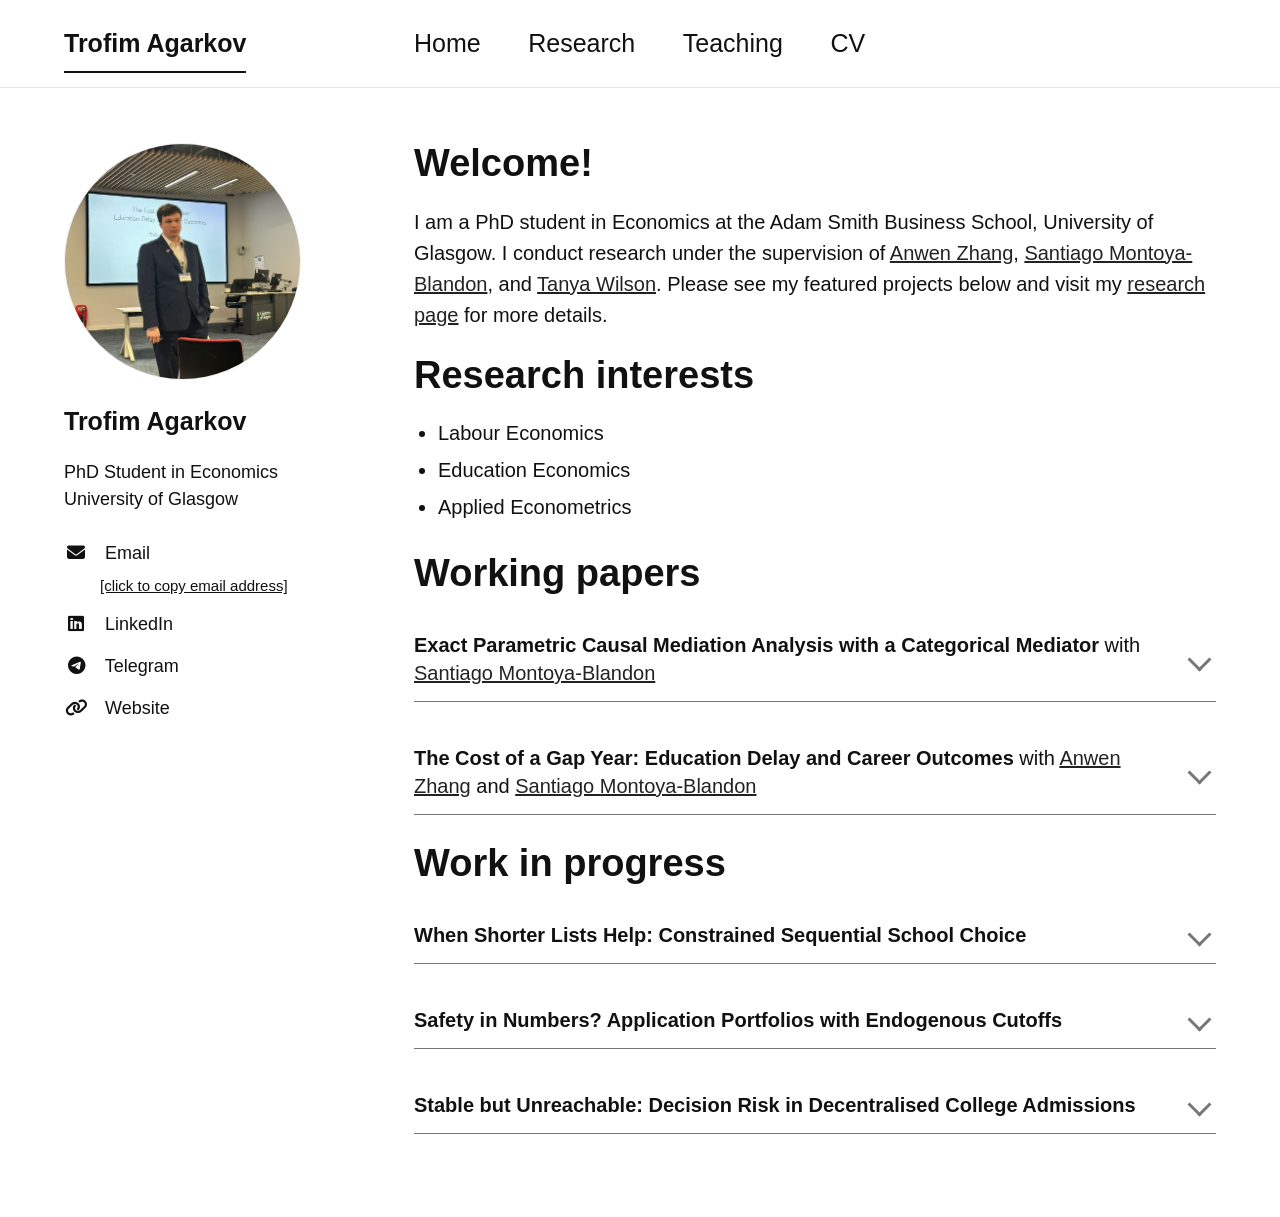
<file: index.html>
<!DOCTYPE html>
<html lang="en">
<head>
  <meta charset="UTF-8">
  <title>Trofim Agarkov</title>
  <meta name="viewport" content="width=device-width, initial-scale=1.0">

  <!-- IMPORTANT: absolute path so it works on all pages -->
  <link rel="stylesheet" href="/style.css">
  <link rel="stylesheet" href="https://cdnjs.cloudflare.com/ajax/libs/font-awesome/6.5.1/css/all.min.css">
</head>

<body>

<header>
  <div class="site-title">
    <a href="/">Trofim Agarkov</a>
  </div>

  <nav>
    <a href="/">Home</a>
    <a href="/research/">Research</a>
    <a href="/teaching/">Teaching</a>
    <a href="/Trofim_Agarkov_CV.pdf" target="_blank" rel="noopener noreferrer">CV</a>
  </nav>
</header>

<div class="page-wrapper">

  <!-- SIDEBAR -->
  <aside class="sidebar">
    <img src="/Trofim_Agarkov.jpg" alt="Trofim Agarkov" class="profile-photo">

    <h2>Trofim Agarkov</h2>

    <p class="bio">
      PhD Student in Economics<br>
      University of Glasgow
    </p>

<p class="sidebar-link">
  <i class="fa-solid fa-envelope sidebar-icon"></i>
  <a href="mailto:Trofim.Agarkov@glasgow.ac.uk">Email</a>
</p>

<p class="sidebar-copy-line">
  <button class="copy-email-button" onclick="copyEmail()">
    [click to copy email address]
  </button>
</p>

    <p class="sidebar-link">
      <i class="fa-brands fa-linkedin sidebar-icon"></i>
      <a href="https://www.linkedin.com/in/trofimagarkov/">LinkedIn</a>
    </p>

    <p class="sidebar-link">
      <i class="fa-brands fa-telegram sidebar-icon"></i>
      <a href="https://t.me/trofimagarkov">Telegram</a>
    </p>

    <p class="sidebar-link">
      <i class="fa-solid fa-link sidebar-icon"></i>
      <a href="https://www.trofimagarkov.com">Website</a>
    </p>

  </aside>

  <!-- MAIN CONTENT -->
  <main class="content">
    
<h1>Welcome!</h1>

<p>
  I am a PhD student in Economics at the Adam Smith Business School,
  University of Glasgow. I conduct research under the supervision of
  <a href="https://www.gla.ac.uk/schools/business/staff/anwenzhang/">Anwen Zhang</a>,
  <a href="https://www.gla.ac.uk/schools/business/staff/santiagomontoyablandon/">Santiago Montoya-Blandon</a>,
  and
  <a href="https://www.gla.ac.uk/schools/business/staff/tanyawilson/">Tanya Wilson</a>.
  Please see my featured projects below and visit my
<a href="https://www.trofimagarkov.com/research/">research page</a>
for more details.
</p>

<h1>Research interests</h1>

<ul class="interest-list">
  <li>Labour Economics</li>
  <li>Education Economics</li>
  <li>Applied Econometrics</li>
</ul>

<h1>Working papers</h1>

<details class="paper-item">
  <summary>
    <span class="paper-text">
      <strong>Exact Parametric Causal Mediation Analysis with a Categorical Mediator</strong>
      with <a href="https://www.gla.ac.uk/schools/business/staff/santiagomontoyablandon/">Santiago Montoya-Blandon</a>
    </span>

    <span class="paper-arrow"></span>
  </summary>

  <div class="paper-abstract">
    This paper develops a parametric framework for causal mediation analysis with nominal categorical
mediators, such as occupation, education, or sector. Building on Imai et al. (2010), I derive closed-form 
expressions for the direct and indirect effects on the natural outcome scale, with the indirect effect
decomposed additively by mediator category. The paper also clarifies the relationship with inverse odds
ratio weighting, highlighting its strengths and limitations. Simulations show that the proposed approach
performs well, especially when treatment-mediator interactions are present.
  </div>
</details>

<details class="paper-item">
  <summary>
    <span class="paper-text">
      <strong>The Cost of a Gap Year: Education Delay and Career Outcomes</strong>
      with <a href="https://www.gla.ac.uk/schools/business/staff/anwenzhang/">Anwen Zhang</a> 
      and <a href="https://www.gla.ac.uk/schools/business/staff/santiagomontoyablandon/">Santiago Montoya-Blandon</a>
    </span>

    <span class="paper-arrow"></span>
  </summary>

  <div class="paper-abstract">
    This paper examines the association between taking a gap year before higher education and early-career
earnings in the UK. Using the Next Steps cohort linked to administrative school records, I compare students
who defer university entry with those who enrol immediately, using OLS, matching, and sensitivity analyses.
Gap-year participation is associated with lower earnings at ages 25 and 32, though the penalty declines over
time. The effects are largest for unplanned and non-labour-market gap years, while labour-market-oriented
gap years show little effect. The findings highlight the importance of gap-year type for long-term outcomes.
  </div>
</details>

<h1>Work in progress</h1>

<details class="paper-item">
  <summary>
    <span class="paper-text">
      <strong>When Shorter Lists Help: Constrained Sequential School Choice</strong>
    </span>

    <span class="paper-arrow"></span>
  </summary>

  <div class="paper-abstract">
    Real-world school choice systems almost universally cap the number of schools students may rank, yet the
theory of constrained school choice has been developed only for simultaneous, one-shot applications
(Haeringer and Klijn, 2009). At the same time, a growing literature studies school choice as a sequential
game in which students observe earlier applications before submitting their own (Dur, Hammond and Kesten,
2021), but without constraints. This paper combines the two: I study sequential school choice under
list-length constraints, characterising equilibrium outcomes of the Boston mechanism, Deferred Acceptance,
and Top Trading Cycles as the constraint varies. The interaction turns out to be far from neutral: the three
mechanisms respond to the constraint in sharply different ways, and a binding constraint can act as a
commitment device with real welfare consequences.
  </div>
</details>

<details class="paper-item">
  <summary>
    <span class="paper-text">
      <strong>Safety in Numbers? Application Portfolios with Endogenous Cutoffs</strong>
    </span>

    <span class="paper-arrow"></span>
  </summary>

  <div class="paper-abstract">
    Applicants hedge—a reach, a match, a safety. But a college is only a safety relative to where this year's
admission cutoffs land, and those cutoffs are set by where everyone else applies. This paper studies
application portfolios in a large market in which students know their own exam score but not the cutoffs,
which fluctuate with cohort size and capacity. Because hedging is what determines cutoffs, safety is
endogenous: insuring against a strong cohort raises the cutoffs at precisely the colleges applicants retreat
toward. I characterise equilibrium portfolios and show that whether hedging creates value or merely wastes
seats depends on whether declined offers are recycled.
  </div>
</details>

<details class="paper-item">
  <summary>
    <span class="paper-text">
      <strong>Stable but Unreachable: Decision Risk in Decentralised College Admissions</strong>
    </span>

    <span class="paper-arrow"></span>
  </summary>

  <div class="paper-abstract">
    In decentralised college admissions, students must commit to one offer before knowing how rivals will act
or how they will be graded, and can therefore be wrong. We call this decision risk, and show it is identically
zero under any strategy-proof centralised mechanism: the benchmark is a theorem, not an estimated
counterfactual. Characterising the admissions game, we measure risk over stable matchings using confirmation
weights—the chance a higher-ranked rival actually contests a seat. We characterise how risk varies across
stable outcomes and with the information available to students, and show the measure is estimable from
administrative data.
  </div>
</details>

  </main>

</div>

<div id="copy-toast" class="copy-toast">
  ✓ Email address copied to clipboard
</div>

<script>
  function copyEmail() {
    navigator.clipboard.writeText("Trofim.Agarkov@glasgow.ac.uk").then(function () {
      const toast = document.getElementById("copy-toast");
      toast.classList.add("show");

      setTimeout(function () {
        toast.classList.remove("show");
      }, 2200);
    });
  }
</script>

</body>
</html>
</file>
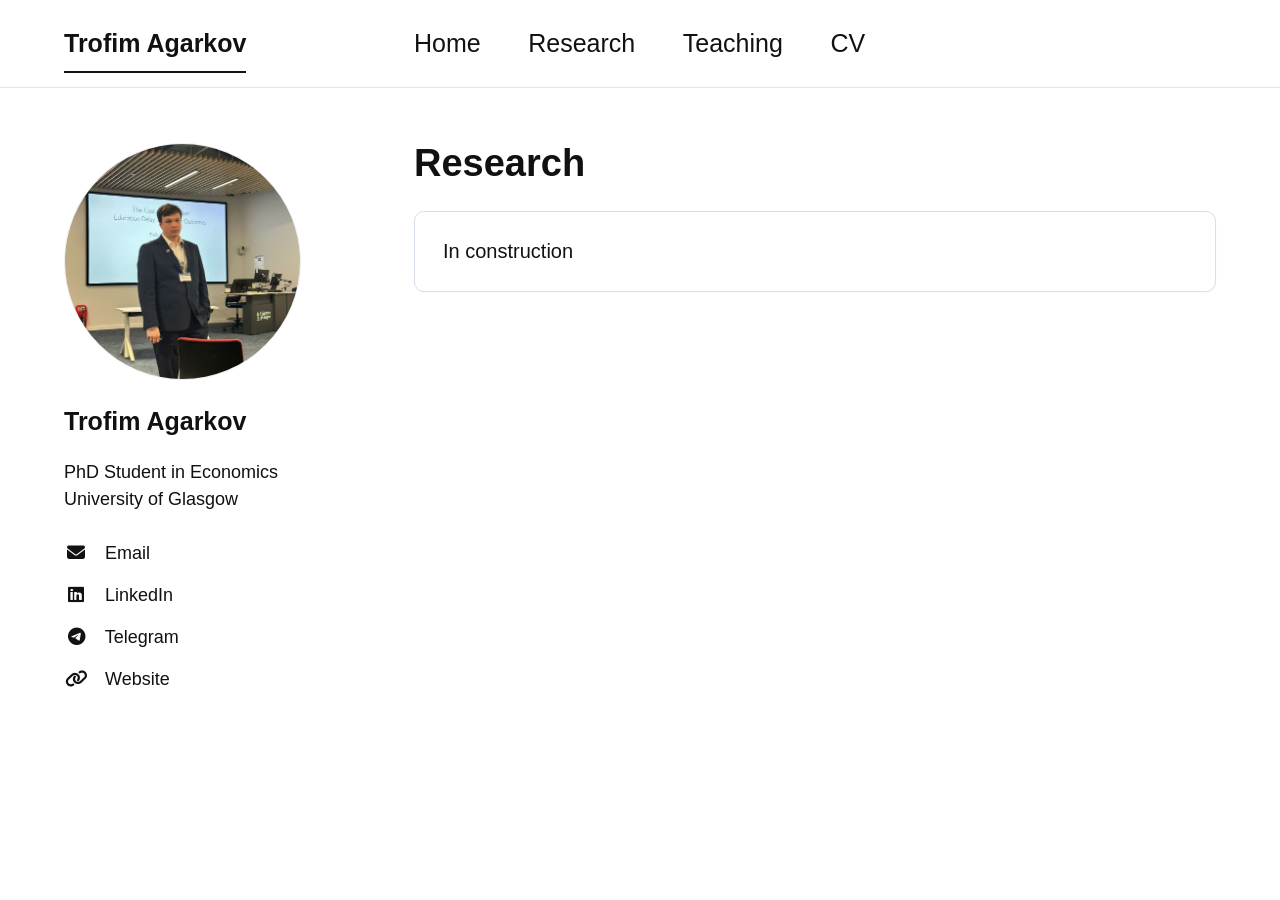
<file: research/index.html>
<!DOCTYPE html>
<html lang="en">
<head>
  <meta charset="UTF-8">
  <title>Trofim Agarkov</title>
  <meta name="viewport" content="width=device-width, initial-scale=1.0">

  <!-- IMPORTANT: absolute path so it works on all pages -->
  <link rel="stylesheet" href="/style.css">
  <link rel="stylesheet" href="https://cdnjs.cloudflare.com/ajax/libs/font-awesome/6.5.1/css/all.min.css">
</head>

<body>

<header>
  <div class="site-title">
    <a href="/">Trofim Agarkov</a>
  </div>

  <nav>
    <a href="/">Home</a>
    <a href="/research/">Research</a>
    <a href="/teaching/">Teaching</a>
    <a href="/Trofim_Agarkov_CV.pdf" target="_blank" rel="noopener noreferrer">CV</a>
  </nav>
</header>

<div class="page-wrapper">

  <!-- SIDEBAR -->
  <aside class="sidebar">
    <img src="/Trofim_Agarkov.jpg" alt="Trofim Agarkov" class="profile-photo">

    <h2>Trofim Agarkov</h2>

    <p class="bio">
      PhD Student in Economics<br>
      University of Glasgow
    </p>

    <p class="sidebar-link">
      <i class="fa-solid fa-envelope sidebar-icon"></i>
      <a href="mailto:Trofim.Agarkov@glasgow.ac.uk">Email</a>
    </p>

    <p class="sidebar-link">
      <i class="fa-brands fa-linkedin sidebar-icon"></i>
      <a href="https://www.linkedin.com/in/trofimagarkov/">LinkedIn</a>
    </p>

    <p class="sidebar-link">
      <i class="fa-brands fa-telegram sidebar-icon"></i>
      <a href="https://t.me/trofimagarkov">Telegram</a>
    </p>

    <p class="sidebar-link">
      <i class="fa-solid fa-link sidebar-icon"></i>
      <a href="https://www.trofimagarkov.com">Website</a>
    </p>

  </aside>

  <!-- MAIN CONTENT -->
  <main class="content">

    <h1>Research</h1>

    <section class="content-card">
      In construction
    </section>

  </main>

</div>

</body>
</html>
</file>
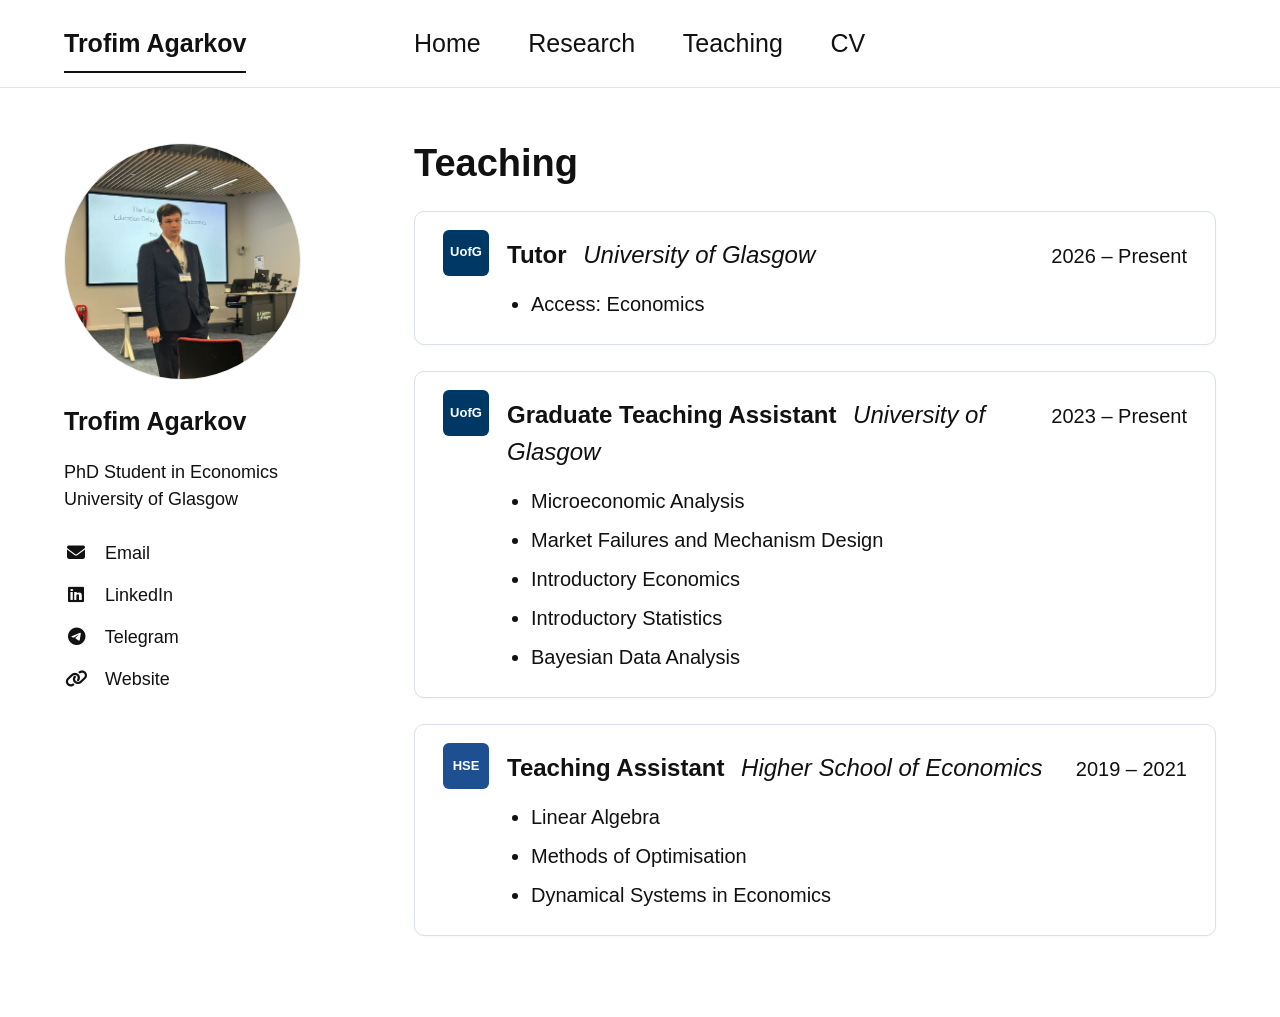
<file: teaching/index.html>
<!DOCTYPE html>
<html lang="en">
<head>
  <meta charset="UTF-8">
  <title>Trofim Agarkov</title>
  <meta name="viewport" content="width=device-width, initial-scale=1.0">

  <!-- IMPORTANT: absolute path so it works on all pages -->
  <link rel="stylesheet" href="/style.css">
  <link rel="stylesheet" href="https://cdnjs.cloudflare.com/ajax/libs/font-awesome/6.5.1/css/all.min.css">
</head>

<body>

<header>
  <div class="site-title">
    <a href="/">Trofim Agarkov</a>
  </div>

  <nav>
    <a href="/">Home</a>
    <a href="/research/">Research</a>
    <a href="/teaching/">Teaching</a>
    <a href="/Trofim_Agarkov_CV.pdf" target="_blank" rel="noopener noreferrer">CV</a>
  </nav>
</header>

<div class="page-wrapper">

  <!-- SIDEBAR -->
  <aside class="sidebar">
    <img src="/Trofim_Agarkov.jpg" alt="Trofim Agarkov" class="profile-photo">

    <h2>Trofim Agarkov</h2>

    <p class="bio">
      PhD Student in Economics<br>
      University of Glasgow
    </p>

    <p class="sidebar-link">
      <i class="fa-solid fa-envelope sidebar-icon"></i>
      <a href="mailto:Trofim.Agarkov@glasgow.ac.uk">Email</a>
    </p>

    <p class="sidebar-link">
      <i class="fa-brands fa-linkedin sidebar-icon"></i>
      <a href="https://www.linkedin.com/in/trofimagarkov/">LinkedIn</a>
    </p>

    <p class="sidebar-link">
      <i class="fa-brands fa-telegram sidebar-icon"></i>
      <a href="https://t.me/trofimagarkov">Telegram</a>
    </p>

    <p class="sidebar-link">
      <i class="fa-solid fa-link sidebar-icon"></i>
      <a href="https://www.trofimagarkov.com">Website</a>
    </p>

  </aside>

  <!-- MAIN CONTENT -->
  <main class="content">
    
    <h1>Teaching</h1>

<section class="content-card job-card">
  <div class="job-row">
    <div class="job-logo uofg-logo">UofG</div>

    <div class="job-body">
      <div class="job-title-row">
        <h3>
          <strong>Tutor</strong> <em>University of Glasgow</em>
        </h3>

        <span class="job-date">2026 – Present</span>
      </div>

      <ul class="job-list">
        <li><span class="course-name">Access: Economics</span></li>
      </ul>
    </div>
  </div>
</section>

<section class="content-card job-card">
  <div class="job-row">
    <div class="job-logo uofg-logo">UofG</div>

    <div class="job-body">
      <div class="job-title-row">
        <h3>
          <strong>Graduate Teaching Assistant</strong> <em>University of Glasgow</em>
        </h3>

        <span class="job-date">2023 – Present</span>
      </div>

      <ul class="job-list">
        <li><span class="course-name">Microeconomic Analysis</span></li>
        <li><span class="course-name">Market Failures and Mechanism Design</span></li>
        <li><span class="course-name">Introductory Economics</span></li>
        <li><span class="course-name">Introductory Statistics</span></li>
        <li><span class="course-name">Bayesian Data Analysis</span></li>
      </ul>
    </div>
  </div>
</section>

<section class="content-card job-card">
  <div class="job-row">
    <div class="job-logo hse-logo">HSE</div>

    <div class="job-body">
      <div class="job-title-row">
        <h3>
          <strong>Teaching Assistant</strong> <em>Higher School of Economics</em>
        </h3>

        <span class="job-date">2019 – 2021</span>
      </div>

      <ul class="job-list">
        <li><span class="course-name">Linear Algebra</span></li>
        <li><span class="course-name">Methods of Optimisation</span></li>
        <li><span class="course-name">Dynamical Systems in Economics</span></li>
      </ul>
    </div>
  </div>
</section>


  </main>

</div>

</body>
</html>
</file>
<file: style.css>
body {
  margin: 0;
  font-family: Arial, Helvetica, sans-serif;
  color: #111;
  background: white;
  font-size: 20px;
  line-height: 1.55;
}

/* top bar */

header {
  display: grid;
  grid-template-columns: 280px minmax(0, 1000px);
  column-gap: 70px;
  max-width: 1380px;
  margin: 0 auto;
  padding: 24px 5%;
  border-bottom: 1px solid #e5e5e5;
  align-items: center;
}

.site-title {
  grid-column: 1;
}

.site-title a {
  color: #111;
  font-size: 25px;
  font-weight: bold;
  text-decoration: none;
  padding-bottom: 14px;
  border-bottom: 2px solid #111;
}

nav {
  grid-column: 2;
}

nav a {
  margin-right: 42px;
  color: #111;
  text-decoration: none;
  font-size: 25px;
}

nav a:last-child {
  margin-right: 0;
}

nav a:hover {
  color: #2aa6c8;
}

/* full layout */

.page-wrapper {
  display: grid;
  grid-template-columns: 280px minmax(0, 1000px);
  column-gap: 70px;
  max-width: 1380px;
  margin: 55px auto;
  padding: 0 5%;
}

/* sidebar */

.sidebar {
  font-size: 18px;
  color: #111;
}

.profile-photo {
  width: 235px;
  height: 235px;
  border-radius: 50%;
  object-fit: cover;
  display: block;
  margin-bottom: 22px;
  border: 1px solid #eee;
}

.sidebar h2 {
  font-size: 25px;
  color: #111;
  margin: 0 0 14px 0;
}

.bio {
  margin-bottom: 26px;
}

.sidebar-link {
  margin: 14px 0;
}

.sidebar a {
  color: #111;
  text-decoration: none;
}

.sidebar a:hover {
  color: #2aa6c8;
}

.sidebar-icon {
  width: 24px;
  margin-right: 12px;
  color: #111;
  text-align: center;
}

/* main content */

.content {
  max-width: 1000px;
  color: #111;
}

.content h1 {
  color: #111;
  font-size: 38px;
  line-height: 1.1;
  margin-top: 0;
  margin-bottom: 22px;
}

.content h2 {
  color: #111;
  font-size: 34px;
  margin-top: 40px;
  margin-bottom: 18px;
}

.content p {
  margin: 0 0 24px 0;
}

.content a {
  color: #222;
  text-decoration: underline;
}

.content a:hover {
  color: #2aa6c8;
}

/* expandable paper items */

.paper-item {
  border-bottom: 1px solid #777;
  padding: 0;
  margin: 0 0 28px 0;
}

.paper-item summary {
  list-style: none;
  cursor: pointer;
  display: grid;
  grid-template-columns: 1fr auto;
  align-items: center;
  gap: 24px;
  padding: 14px 0;
}

.paper-item summary::-webkit-details-marker {
  display: none;
}

.paper-text {
  font-size: 20px;
  line-height: 1.4;
  color: #111;
}

.paper-text strong {
  font-weight: 700;
}

.paper-text a {
  color: #222;
  text-decoration: underline;
}

.paper-text a:hover {
  color: #2aa6c8;
}

.paper-arrow {
  width: 14px;
  height: 14px;
  border-right: 3px solid #777;
  border-bottom: 3px solid #777;
  transform: rotate(45deg);
  transition: transform 0.2s ease, border-color 0.2s ease;
  justify-self: end;
  margin-right: 8px;
}

.paper-item summary:hover .paper-arrow {
  border-color: #111;
}

.paper-item[open] .paper-arrow {
  transform: rotate(225deg);
}

.paper-abstract {
  padding: 16px 0 24px 0;
  font-size: 20px;
  line-height: 1.65;
  color: #111;
}

.interest-list {
  margin-top: 0;
  margin-bottom: 30px;
  padding-left: 24px;
}

.interest-list li {
  margin-bottom: 6px;
}

/* reusable content cards */

.content-card {
  box-sizing: border-box;
  border: 1px solid #d8e0ea;
  border-radius: 10px;
  padding: 24px 28px;
  margin: 26px 0;
  background: #fff;
  box-shadow: 0 1px 2px rgba(0, 0, 0, 0.03);
}

/* job / teaching cards */

.job-card {
  color: #111;
}

.job-row {
  display: flex;
  gap: 18px;
  align-items: flex-start;
}

.job-logo {
  width: 46px;
  height: 46px;
  border-radius: 6px;
  color: white;
  font-size: 13px;
  font-weight: bold;
  display: flex;
  align-items: center;
  justify-content: center;
  flex-shrink: 0;
  margin-top: -6px;
}

.uofg-logo {
  background: #003865;
}

.hse-logo {
  background: #1d4f91;
}

.job-body {
  flex: 1;
  min-width: 0;
}

.job-title-row {
  display: flex;
  justify-content: space-between;
  align-items: baseline;
  gap: 24px;
  margin-bottom: 16px;
}

.job-title-row h3 {
  margin: 0;
  font-size: 24px;
  font-weight: normal;
  color: #111;
  flex: 1;
  min-width: 0;
}

.job-title-row h3 strong {
  font-weight: 700;
}

.job-title-row h3 em {
  font-style: italic;
  font-weight: normal;
  margin-left: 10px;
}

.job-date {
  font-size: 20px;
  color: #111;
  font-style: normal;
  white-space: nowrap;
}

.job-list {
  margin: 0;
  padding-left: 24px;
}

.job-list li {
  margin-bottom: 8px;
}

.job-list li:last-child {
  margin-bottom: 0;
}

.course-code {
  color: #666;
  font-weight: normal;
  margin-right: 8px;
}

.course-name {
  color: #111;
  font-weight: normal;
}

.sidebar-copy-line {
  margin: -8px 0 14px 36px;
  font-size: 15px;
}

.copy-email-button {
  border: none;
  background: none;
  padding: 0;
  color: #111;
  font: inherit;
  cursor: pointer;
  text-decoration: underline;
}

.copy-email-button:hover {
  color: #2aa6c8;
}

.copy-toast {
  position: fixed;
  right: 24px;
  bottom: 24px;
  background: #111;
  color: white;
  padding: 12px 18px;
  border-radius: 8px;
  font-size: 16px;
  opacity: 0;
  transform: translateY(10px);
  pointer-events: none;
  transition: opacity 0.2s ease, transform 0.2s ease;
  z-index: 9999;
}

.copy-toast.show {
  opacity: 1;
  transform: translateY(0);
}

/* mobile */

@media (max-width: 900px) {
  header {
    display: block;
    padding: 20px 24px;
  }

  .site-title {
    margin-bottom: 16px;
  }

  nav {
    margin-left: 0;
  }

  nav a {
    display: inline-block;
    margin-right: 22px;
    margin-top: 12px;
    font-size: 20px;
  }

  .page-wrapper {
    display: block;
    margin: 35px auto;
    padding: 0 24px;
  }

  .sidebar {
    margin-bottom: 40px;
  }

  .content h1 {
    font-size: 32px;
  }

  .paper-text {
    font-size: 18px;
  }

  .paper-abstract {
    font-size: 18px;
  }

  .content-card {
    padding: 20px;
  }

  .job-row {
    display: flex;
    gap: 14px;
  }

  .job-logo {
    margin-top: 0;
  }

  .job-title-row {
    display: block;
  }

  .job-date {
    display: block;
    margin-top: 8px;
  }

  .job-list {
    padding-left: 22px;
    margin-top: 14px;
  }
}
</file>
